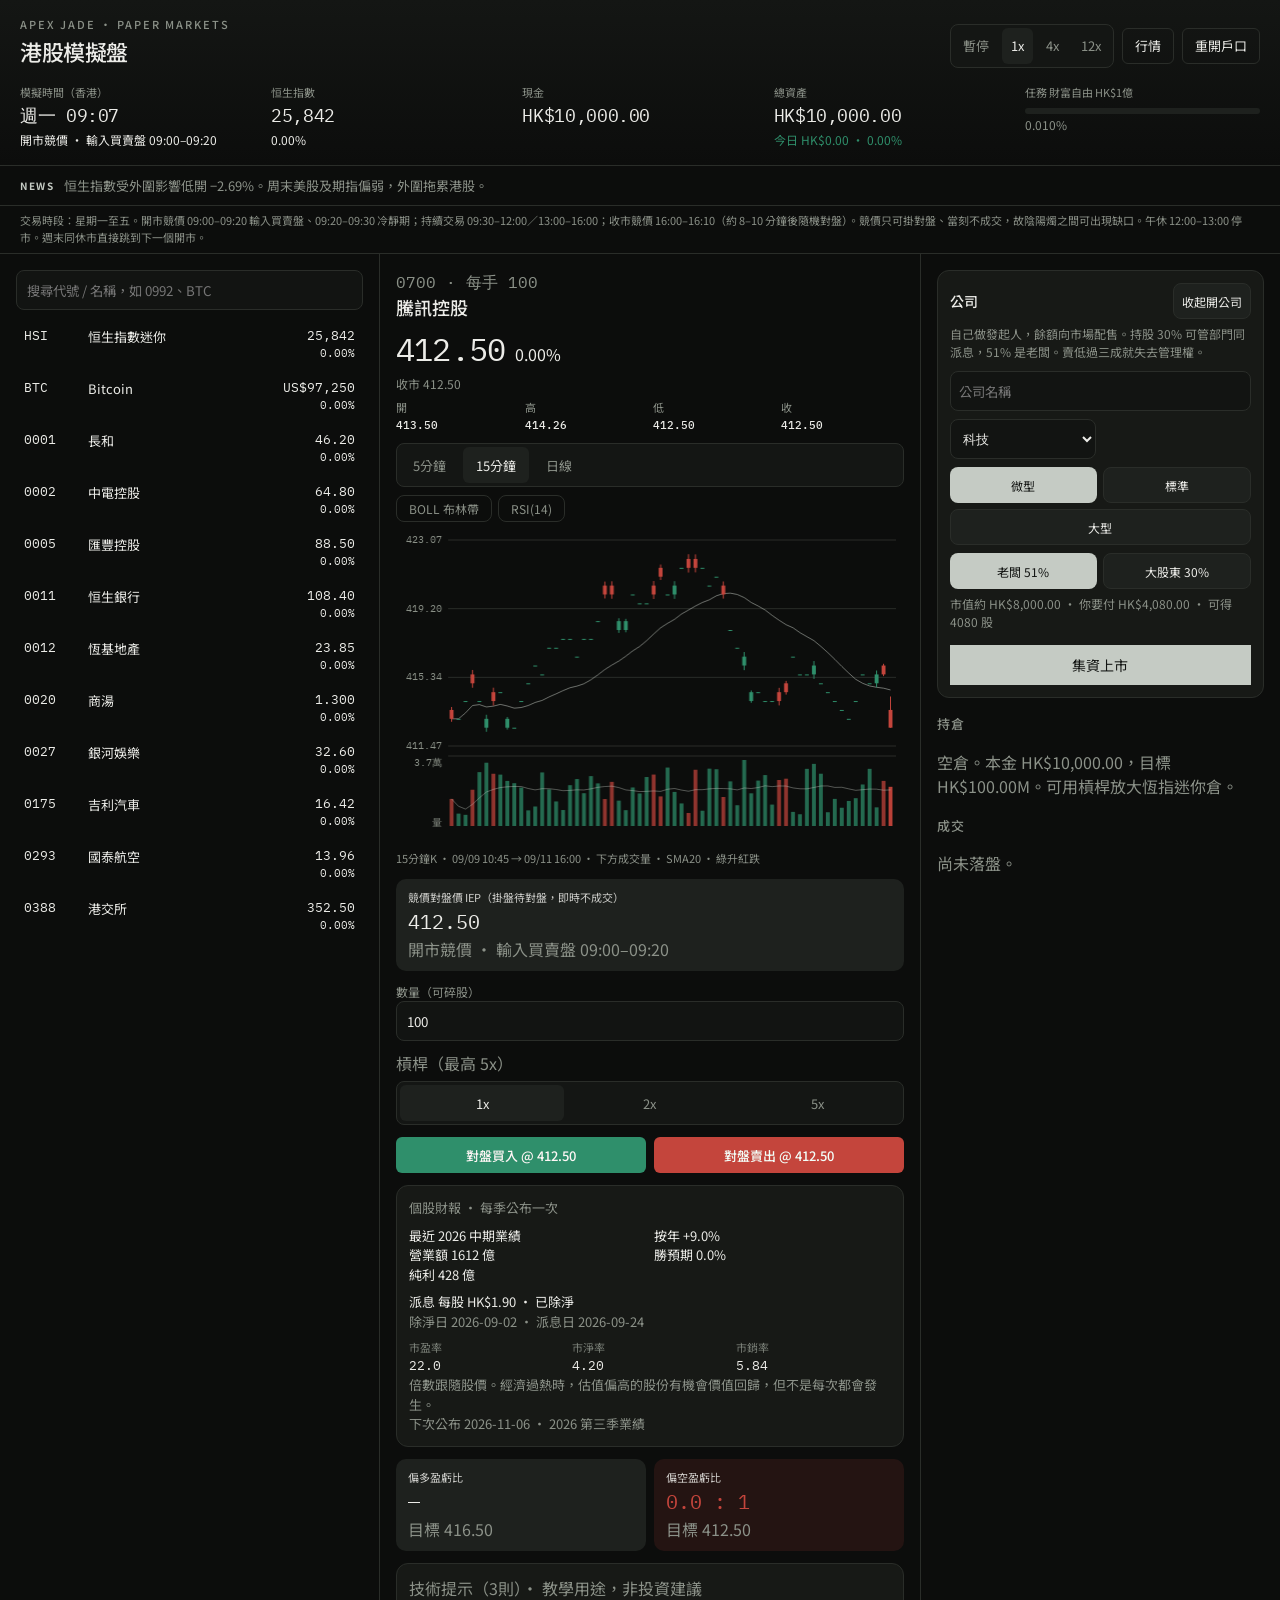
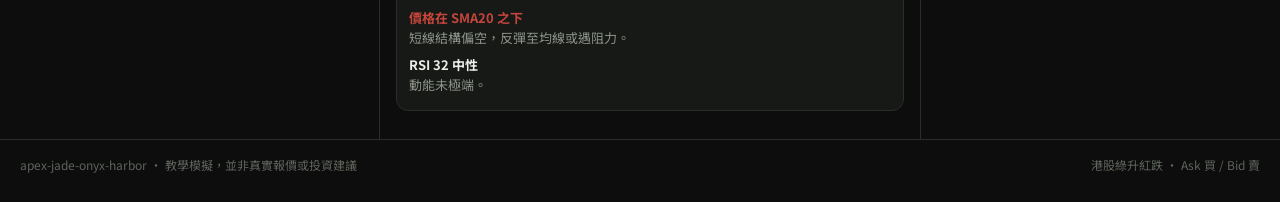
<file: index.html>
<!DOCTYPE html>
<html lang="zh-Hant">
<head>
  <meta charset="utf-8" />
  <meta name="viewport" content="width=device-width, initial-scale=1" />
  <title>港股模擬盤 · Apex Jade</title>
  <meta name="description" content="香港股票紙上交易模擬：恒生指數、陰陽燭、買賣差價。本金港幣一萬，挑戰一億財富自由。" />
  <link rel="preconnect" href="https://fonts.googleapis.com" />
  <link rel="stylesheet" href="https://fonts.googleapis.com/css2?family=IBM+Plex+Mono:wght@400;500&family=Noto+Sans+TC:wght@400;500;600&display=swap" />
  <link rel="stylesheet" href="styles.css?v=20261017c" />
</head>
<body>
  <div id="app"></div>
  <script src="app.js?v=20261017c"></script>
</body>
</html>
</file>
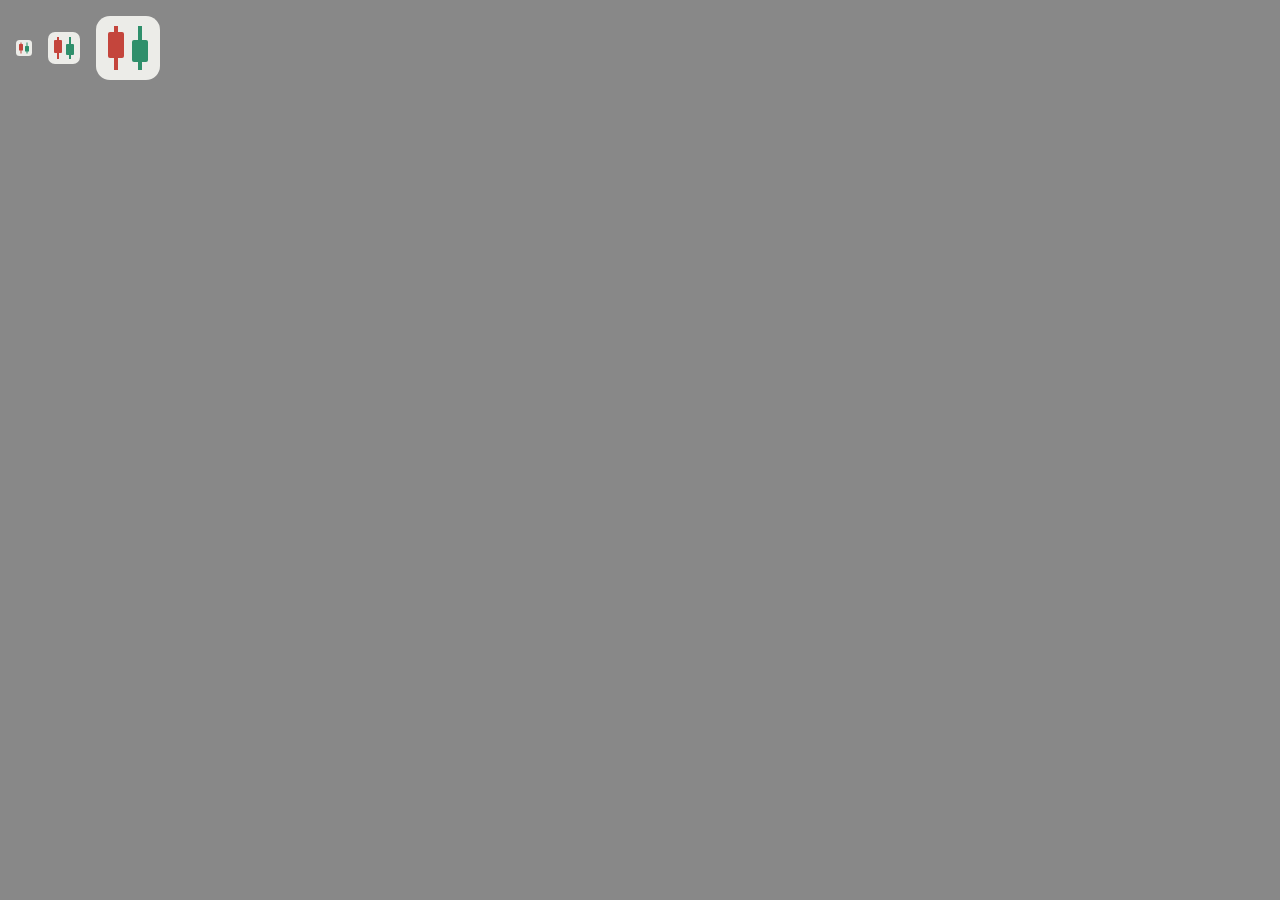
<file: .grok/favicon-preview.html>
<!doctype html><html><body style="margin:0;background:#888">
<div style="display:flex;gap:16px;padding:16px;align-items:center">
  <img src="/favicon.svg" width="16" height="16" />
  <img src="/favicon.svg" width="32" height="32" />
  <img src="/favicon.svg" width="64" height="64" />
</div></body></html>
</file>
<file: styles.css>
:root {
  --bg: #0c0d0c;
  --fg: #ecece8;
  --muted: #8b9188;
  --subtle: #5e635c;
  --border: #2a2d29;
  --card: #171916;
  --panel: #141614;
  --secondary: #1e211e;
  --input: #121412;
  --up: #2f8f6b;
  --up-soft: #2f8f6b22;
  --down: #c4453c;
  --down-soft: #c4453c22;
  --halt: #c4b5fd;
  --halt-soft: #7c6bb833;
  --primary: #c5cbc4;
  --radius: 12px;
  --font: "Noto Sans TC", ui-sans-serif, system-ui, sans-serif;
  --mono: "IBM Plex Mono", ui-monospace, "SF Mono", Menlo, monospace;
}
* { box-sizing: border-box; }
html, body {
  margin: 0;
  min-height: 100%;
  background: var(--bg);
  color: var(--fg);
  font-family: var(--font);
  line-height: 1.5;
  -webkit-font-smoothing: antialiased;
}
button, input { font-family: inherit; }
button { cursor: pointer; }
button:disabled { cursor: not-allowed; opacity: 0.45; }
.mono { font-family: var(--mono); font-variant-numeric: tabular-nums; }
.up { color: var(--up); }
.down { color: var(--down); }
.halt { color: var(--halt); }
.muted { color: var(--muted); }
.kicker {
  margin: 0;
  font-size: 11px;
  letter-spacing: 0.18em;
  text-transform: uppercase;
  color: var(--muted);
  font-weight: 500;
}
h1 { margin: 2px 0 0; font-size: 22px; font-weight: 500; letter-spacing: -0.02em; }
h2 { margin: 0; font-size: 18px; font-weight: 500; }
h3 { margin: 0 0 10px; font-size: 13px; font-weight: 500; color: var(--muted); letter-spacing: 0.08em; text-transform: uppercase; }
.lede { color: var(--muted); margin: 8px 0 0; font-size: 14px; }
.top {
  padding: 16px 20px 14px;
  border-bottom: 1px solid var(--border);
  background: linear-gradient(180deg, #141614, #0c0d0c);
}
.top-row {
  display: flex;
  flex-wrap: wrap;
  gap: 12px;
  align-items: flex-end;
  justify-content: space-between;
}
.controls { display: flex; flex-wrap: wrap; gap: 8px; align-items: center; }
.stats {
  display: grid;
  grid-template-columns: repeat(2, minmax(0, 1fr));
  gap: 12px 16px;
  margin-top: 16px;
}
@media (min-width: 800px) {
  .stats { grid-template-columns: repeat(5, minmax(0, 1fr)); }
}
.stat label { display: block; font-size: 11px; color: var(--muted); }
.stat .v { font-size: 18px; margin-top: 2px; letter-spacing: -0.02em; }
.stat small { display: block; font-size: 12px; margin-top: 2px; }
.progress {
  height: 6px;
  background: var(--secondary);
  border-radius: 99px;
  margin-top: 8px;
  overflow: hidden;
}
.progress > i {
  display: block;
  height: 100%;
  background: var(--primary);
  border-radius: inherit;
  width: 0;
}
.news {
  display: flex;
  gap: 10px;
  align-items: center;
  padding: 8px 20px;
  border-bottom: 1px solid var(--border);
  font-size: 13px;
  color: var(--muted);
  min-height: 40px;
}
.news b {
  flex: none;
  font-size: 10px;
  letter-spacing: 0.16em;
  color: var(--primary);
}
.desk {
  display: grid;
  gap: 1px;
  background: var(--border);
  min-height: calc(100dvh - 220px);
}
@media (min-width: 1080px) {
  .desk { grid-template-columns: minmax(240px, 0.95fr) minmax(0, 1.35fr) minmax(240px, 0.9fr); }
}
section.col { background: var(--bg); padding: 16px; min-width: 0; }
.list { margin-top: 8px; max-height: min(70vh, 720px); overflow: auto; overscroll-behavior: contain; overflow-anchor: none; }
.row-item {
  width: 100%;
  display: grid;
  grid-template-columns: 56px 1fr auto;
  gap: 8px;
  text-align: left;
  background: transparent;
  border: 0;
  color: inherit;
  padding: 9px 8px;
  border-radius: 8px;
}
.row-item:hover, .row-item.active { background: var(--secondary); }
.row-item .sym { font-size: 13px; }
.row-item .name { font-size: 13px; overflow: hidden; text-overflow: ellipsis; white-space: nowrap; }
.row-item .px { text-align: right; font-size: 13px; }
.search, .qty {
  width: 100%;
  height: 40px;
  border-radius: 8px;
  border: 1px solid var(--border);
  background: var(--input);
  color: var(--fg);
  padding: 0 10px;
  outline: none;
}
.search:focus, .qty:focus { border-color: #4a4f48; }
.bar {
  display: flex;
  gap: 4px;
  border: 1px solid var(--border);
  border-radius: 8px;
  padding: 3px;
  background: var(--panel);
}
.bar button, .ghost, .buy, .sell {
  height: 36px;
  border-radius: 6px;
  border: 1px solid transparent;
  background: transparent;
  color: var(--muted);
  padding: 0 12px;
  font-size: 13px;
}
.bar button.on { background: var(--secondary); color: var(--fg); }
.bar.speeds button { padding: 0 8px; }
.boards { margin: 0 0 8px; width: fit-content; }
.ghost {
  border: 1px solid var(--border);
  color: var(--fg);
  background: transparent;
}
.ghost:hover { background: var(--secondary); }
.buy { background: var(--up); color: #fff7f6; border: 0; font-weight: 500; }
.sell { background: var(--down); color: #f3fff9; border: 0; font-weight: 500; }
.price-line { display: flex; align-items: baseline; gap: 10px; margin: 4px 0 2px; }
.price-line .last { font-size: 32px; letter-spacing: -0.03em; }
#sel-prev { margin: 0 0 6px; font-size: 12px; }
.ohlc {
  display: grid;
  grid-template-columns: repeat(4, minmax(0, 1fr));
  gap: 6px;
  margin: 0 0 10px;
  font-size: 11px;
  color: var(--muted);
}
.ohlc b { display: block; color: var(--fg); font-weight: 500; margin-top: 1px; }
.bidask { display: grid; grid-template-columns: 1fr 1fr; gap: 8px; margin: 12px 0; }
.bidask:has(.iep) { grid-template-columns: 1fr; }
.iep { border-radius: 10px; padding: 10px 12px; background: var(--secondary); }
.iep .px { font-size: 20px; margin-top: 2px; }
button:disabled { opacity: 0.4; pointer-events: none; }
.bid, .ask { border-radius: 10px; padding: 10px 12px; }
.bid { background: var(--down-soft); color: var(--down); }
.ask { background: var(--up-soft); color: var(--up); }
.bid .px, .ask .px { font-size: 20px; margin-top: 2px; }
.cap { font-size: 11px; opacity: 0.85; }
canvas.kline { width: 100%; height: 312px; display: block; margin: 8px 0; }
.ind { display: flex; gap: 6px; margin-top: 8px; }
.ind button {
  border: 1px solid var(--border);
  background: transparent;
  color: var(--muted);
  border-radius: 8px;
  padding: 4px 12px;
  font-size: 12px;
}
.ind button.on.boll { background: #e6c36a22; color: #e6c36a; border-color: #e6c36a66; }
.ind button.on.rsi { background: #c4b5fd22; color: #c4b5fd; border-color: #c4b5fd66; }
.rr { display: grid; grid-template-columns: 1fr 1fr; gap: 8px; margin: 10px 0 0; }
.rr-cell { border-radius: 10px; padding: 10px 12px; background: var(--secondary); }
.rr-cell .px { font-size: 20px; margin-top: 2px; }
.rr-cell.hot-up { background: var(--up-soft); }
.rr-cell.hot-down { background: var(--down-soft); }
.rr-cell.hot-up .px { color: var(--up); }
.rr-cell.hot-down .px { color: var(--down); }
.hints {
  border: 1px solid var(--border);
  border-radius: var(--radius);
  padding: 12px;
  background: var(--card);
  margin: 12px 0;
  min-height: 148px;
}
.fin {
  border: 1px solid var(--border);
  border-radius: var(--radius);
  padding: 12px;
  background: var(--card);
  margin: 12px 0;
  font-size: 13px;
}
.fin-grid, .ratio { display: grid; gap: 8px; margin-top: 8px; }
.fin-grid { grid-template-columns: 1fr 1fr; }
.ratio { grid-template-columns: repeat(3, minmax(0, 1fr)); }
.ratio .cap { color: var(--muted); font-size: 11px; }
.div-box { margin-top: 8px; font-size: 13px; }
.hints p { margin: 8px 0 0; font-size: 13px; }
.ticket label { display: block; font-size: 12px; color: var(--muted); margin-top: 10px; }
.actions { display: grid; grid-template-columns: 1fr 1fr; gap: 8px; margin-top: 12px; }
.lev { display: flex; gap: 4px; margin-top: 6px; }
.lev button { flex: 1; }
.pos {
  border: 1px solid var(--border);
  border-radius: var(--radius);
  padding: 12px;
  margin-bottom: 8px;
  background: var(--card);
}
.pos .meta { font-size: 12px; color: var(--muted); margin: 4px 0; }
.pos-top { display: flex; justify-content: space-between; align-items: flex-start; gap: 8px; }
.pos-name { background: none; border: 0; color: inherit; text-align: left; padding: 0; font: inherit; }
.pos-name:hover { color: var(--primary); }
.pos-pnl { display: grid; grid-template-columns: 1.2fr 0.8fr 1fr; gap: 8px; margin-top: 8px; }
.pos-pnl .cap { font-size: 11px; color: var(--muted); }
.pos-pnl .px { font-size: 18px; letter-spacing: -0.02em; }
h3 #pos-total-pnl { letter-spacing: 0; text-transform: none; font-size: 14px; margin-left: 8px; }
.fill {
  display: flex;
  justify-content: space-between;
  gap: 8px;
  font-size: 12px;
  color: var(--muted);
  padding: 4px 0;
  border-bottom: 1px solid #1e211e;
}
.modal {
  position: fixed;
  inset: 0;
  background: #0c0d0ccc;
  display: grid;
  place-items: center;
  padding: 16px;
  z-index: 20;
  backdrop-filter: blur(6px);
}
.modal .box {
  max-width: 440px;
  width: 100%;
  background: var(--card);
  border: 1px solid var(--border);
  border-radius: 16px;
  padding: 24px;
}
.modal h2 { font-size: 24px; margin: 6px 0 8px; }
.toast {
  position: fixed;
  left: 50%;
  bottom: 20px;
  transform: translateX(-50%);
  background: var(--card);
  border: 1px solid var(--border);
  border-radius: 999px;
  padding: 10px 16px;
  font-size: 13px;
  z-index: 30;
  box-shadow: 0 12px 40px #0008;
}
footer.site {
  border-top: 1px solid var(--border);
  padding: 16px 20px 28px;
  color: var(--subtle);
  font-size: 12px;
  display: flex;
  flex-wrap: wrap;
  gap: 8px 18px;
  justify-content: space-between;
}
.noscript { padding: 40px 20px; }
@media (prefers-reduced-motion: reduce) {
  *, *::before, *::after { animation: none !important; transition: none !important; }
}

.news.surge { background: var(--up-soft); color: var(--up); border-bottom-color: #2f8f6b55; }
.news.crash { background: var(--down-soft); color: var(--down); border-bottom-color: #c4453c55; }
.news.halt { background: var(--halt-soft); color: var(--halt); border-bottom-color: #c4b5fd66; }
.news.surge b, .news.crash b, .news.halt b { color: inherit; }
.rule { margin: 0; padding: 6px 20px 8px; font-size: 11px; color: var(--muted); border-bottom: 1px solid var(--border); }
.row-item.gap-up { background: var(--up-soft); }
.row-item.gap-down { background: var(--down-soft); }
.row-item.halted { background: var(--halt-soft); }
.co { border: 1px solid var(--border); background: var(--card); border-radius: 12px; padding: 12px; margin-bottom: 16px; }
.co h3 { margin: 0; color: var(--fg); letter-spacing: 0; text-transform: none; font-size: 14px; }
.co-h { display: flex; justify-content: space-between; align-items: center; gap: 8px; }
.co-h button, .co .acts button, .co-list button { background: var(--secondary); color: var(--fg); border: 1px solid var(--border); border-radius: 8px; min-height: 36px; padding: 0 8px; font-size: 12px; }
.co .acts { display: flex; flex-wrap: wrap; gap: 6px; margin-top: 8px; }
.co .acts button { flex: 1 1 46%; }
.co .acts button.on, .co .go { background: var(--primary); color: #121412; border-color: transparent; }
.co .go { width: 100%; margin-top: 8px; min-height: 40px; font-size: 14px; }
.co input, .co select { width: 100%; background: var(--input); color: var(--fg); border: 1px solid var(--border); border-radius: 8px; height: 40px; padding: 0 8px; }
.co .row2 { display: grid; grid-template-columns: 1fr 1fr; gap: 8px; margin-top: 8px; }
.co .form, .co .ipo, .co .mgr, .co-list { margin-top: 10px; }
.co .ipo, .co .mgr { border-top: 1px solid var(--border); padding-top: 8px; }
.co-list { display: flex; flex-direction: column; gap: 4px; align-items: flex-start; }
.co p { margin: 6px 0; font-size: 12px; }
</file>
